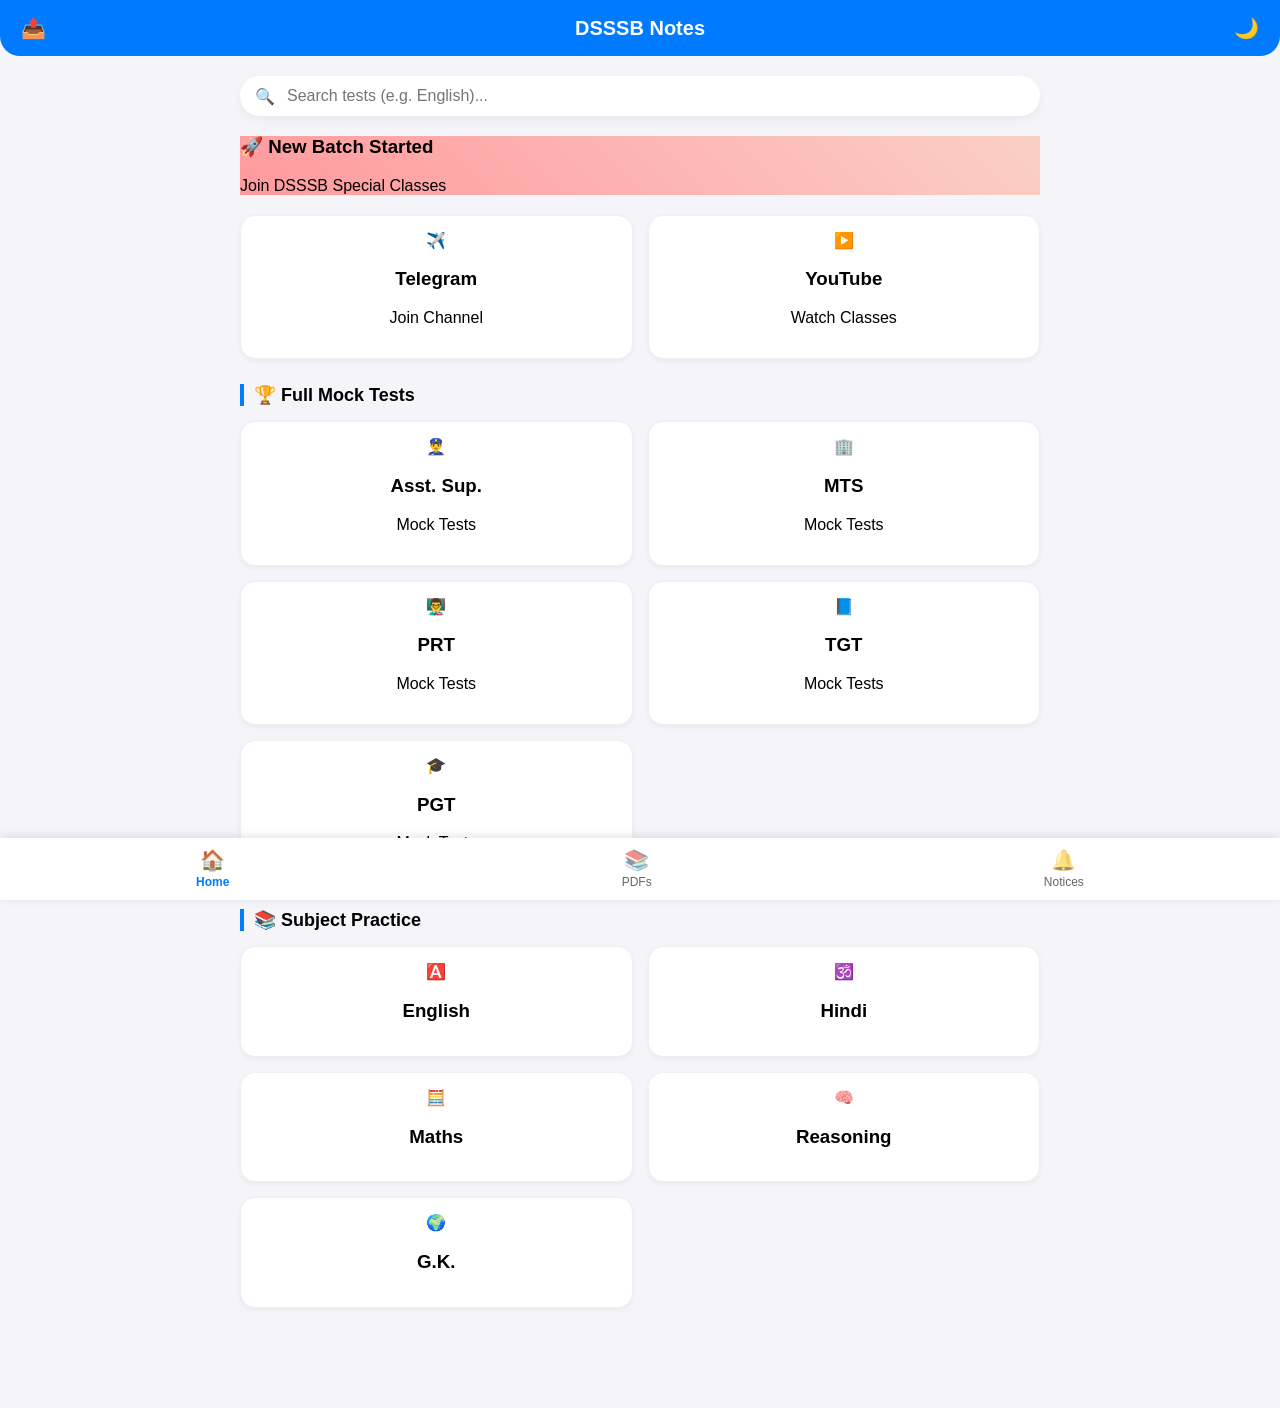
<file: index.html>
<!DOCTYPE html>
<html lang="en">
<head>
    <meta charset="UTF-8">
    <meta name="viewport" content="width=device-width, initial-scale=1.0, maximum-scale=1.0, user-scalable=no">
    <title>DSSSB Smart Notes</title>
    <link rel="manifest" href="./manifest.json">
    <meta name="theme-color" content="#007bff">
    <link rel="stylesheet" href="./style.css">
</head>
<body>

    <header>
        <div class="header-top">
            <button class="icon-btn" onclick="shareApp()">📤</button>
            <h1>DSSSB Notes</h1>
            <button class="icon-btn" onclick="toggleDarkMode()">🌙</button>
        </div>
    </header>

    <div class="container">
        
        <div class="search-box">
            <span class="search-icon">🔍</span>
            <input type="text" id="searchInput" placeholder="Search tests (e.g. English)..." onkeyup="searchContent()">
        </div>

        <div id="home-section" class="tab-content active-tab">
            
            <div class="slider-container">
                <div class="slide fade">
                    <div class="banner-box" style="background: linear-gradient(45deg, #ff9a9e, #fad0c4);">
                        <h3>🚀 New Batch Started</h3>
                        <p>Join DSSSB Special Classes</p>
                    </div>
                </div>
            </div>

            <div class="grid-container" style="margin-top: 20px;">
                <a href="https://t.me/DSSSBSmartNotes" target="_blank" class="social-card telegram">
                    <div class="icon">✈️</div><h3>Telegram</h3><p>Join Channel</p>
                </a>
                <a href="https://youtube.com" target="_blank" class="social-card youtube">
                    <div class="icon">▶️</div><h3>YouTube</h3><p>Watch Classes</p>
                </a>
            </div>

            <div class="section-title">🏆 Full Mock Tests</div>
            <div class="grid-container">
                <div class="folder-card" onclick="openSubject('Assistant Superintendent')">
                    <div class="icon">👮‍♂️</div><h3>Asst. Sup.</h3><p>Mock Tests</p>
                </div>
                <div class="folder-card" onclick="openSubject('MTS')">
                    <div class="icon">🏢</div><h3>MTS</h3><p>Mock Tests</p>
                </div>
                <div class="folder-card" onclick="openSubject('PRT')">
                    <div class="icon">👨‍🏫</div><h3>PRT</h3><p>Mock Tests</p>
                </div>
                <div class="folder-card" onclick="openSubject('TGT')">
                    <div class="icon">📘</div><h3>TGT</h3><p>Mock Tests</p>
                </div>
                <div class="folder-card" onclick="openSubject('PGT')">
                    <div class="icon">🎓</div><h3>PGT</h3><p>Mock Tests</p>
                </div>
            </div>

            <div class="section-title">📚 Subject Practice</div>
            <div class="grid-container">
                <div class="folder-card" onclick="openSubject('English')">
                    <div class="icon">🅰️</div><h3>English</h3>
                </div>
                <div class="folder-card" onclick="openSubject('Hindi')">
                    <div class="icon">🕉️</div><h3>Hindi</h3>
                </div>
                <div class="folder-card" onclick="openSubject('Math')">
                    <div class="icon">🧮</div><h3>Maths</h3>
                </div>
                <div class="folder-card" onclick="openSubject('Reasoning')">
                    <div class="icon">🧠</div><h3>Reasoning</h3>
                </div>
                <div class="folder-card" onclick="openSubject('GK')">
                    <div class="icon">🌍</div><h3>G.K.</h3>
                </div>
            </div>
        </div>

        <div id="pdf-section" class="tab-content" style="display:none;">
            <div class="section-title">📥 Free PDF Notes</div>
            <div id="pdf-list">
                <div class="pdf-card">
                    <div class="pdf-icon">📄</div>
                    <div class="pdf-info">
                        <h3>Vocabulary Booster.pdf</h3>
                        <p>Coming Soon</p>
                    </div>
                </div>
            </div>
        </div>

        <div id="notice-section" class="tab-content" style="display:none;">
            <div class="section-title">🔔 Important Updates</div>
            <div class="notice-card">
                <span class="date">New</span>
                <h3>Welcome to DSSSB App</h3>
                <p>App is live now. Check all mock tests.</p>
            </div>
        </div>

    </div>

    <div id="test-list-container" style="display:none;">
        <div class="list-header">
            <h3 id="subject-title">Subject</h3>
            <button onclick="closeList()" class="close-btn">❌</button>
        </div>
        <div id="test-items"></div>
    </div>

    <nav class="bottom-nav">
        <div class="nav-item active" onclick="switchTab('home')">
            <span class="nav-icon">🏠</span>
            <span class="nav-text">Home</span>
        </div>
        <div class="nav-item" onclick="switchTab('pdf')">
            <span class="nav-icon">📚</span>
            <span class="nav-text">PDFs</span>
        </div>
        <div class="nav-item" onclick="switchTab('notice')">
            <span class="nav-icon">🔔</span>
            <span class="nav-text">Notices</span>
        </div>
    </nav>

    <script>
        if ('serviceWorker' in navigator) {
            window.addEventListener('load', () => {
                navigator.serviceWorker.register('./sw.js');
            });
        }
    </script>

    <script src="./script.js"></script>
</body>
</html>
</file>
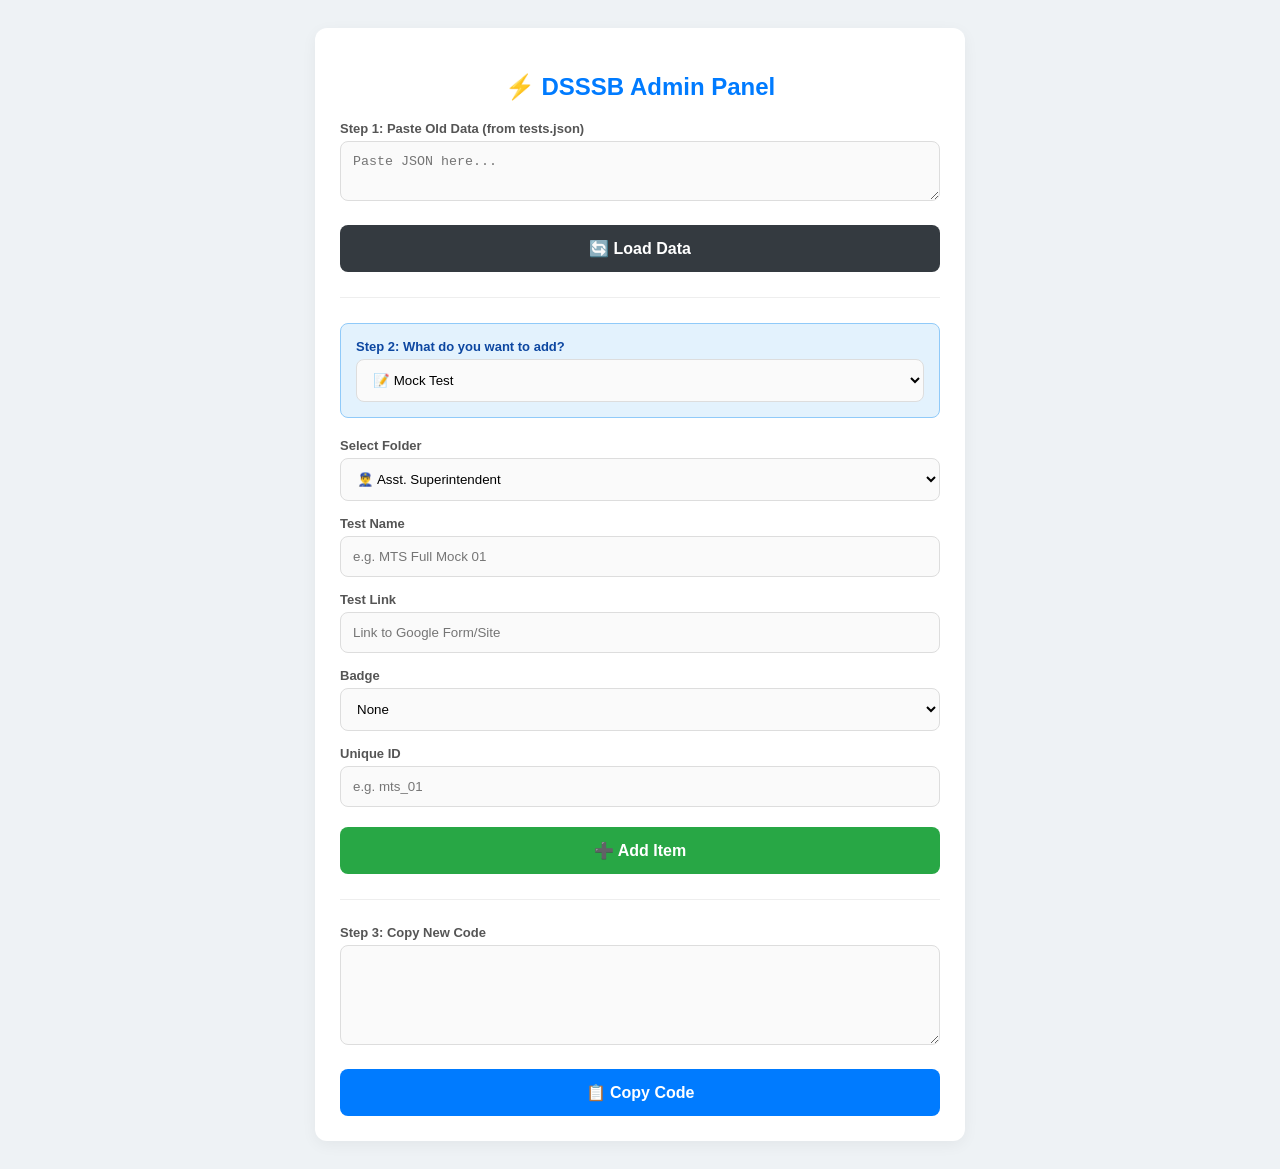
<file: admin.html>
<!DOCTYPE html>
<html lang="en">
<head>
    <meta charset="UTF-8">
    <meta name="viewport" content="width=device-width, initial-scale=1.0">
    <title>Super Admin - DSSSB Notes</title>
    <style>
        body { font-family: 'Segoe UI', sans-serif; background: #eef2f5; padding: 20px; color: #333; }
        .container { max-width: 600px; margin: auto; background: white; padding: 25px; border-radius: 12px; box-shadow: 0 4px 15px rgba(0,0,0,0.05); }
        
        h2 { text-align: center; color: #007bff; margin-bottom: 20px; }
        
        label { font-weight: 600; font-size: 13px; margin-top: 15px; display: block; color: #555; }
        input, select, textarea { width: 100%; padding: 12px; margin-top: 5px; border: 1px solid #ddd; border-radius: 8px; box-sizing: border-box; background: #fafafa; }
        textarea { height: 100px; resize: vertical; }

        /* Type Selector */
        .type-selector { background: #e3f2fd; padding: 15px; border-radius: 8px; margin-bottom: 20px; border: 1px solid #90caf9; }
        .type-selector label { margin-top: 0; color: #0d47a1; }

        /* Dynamic Sections */
        .input-group { display: none; }
        .input-group.active { display: block; animation: fadeIn 0.3s; }

        @keyframes fadeIn { from { opacity: 0; transform: translateY(-5px); } to { opacity: 1; transform: translateY(0); } }

        .btn { width: 100%; padding: 14px; margin-top: 20px; border: none; border-radius: 8px; font-weight: bold; cursor: pointer; color: white; font-size: 16px; }
        .btn-add { background: #28a745; } .btn-add:hover { background: #218838; }
        .btn-copy { background: #007bff; } .btn-copy:hover { background: #0056b3; }
        .btn-load { background: #343a40; }
    </style>
</head>
<body>

    <div class="container">
        <h2>⚡ DSSSB Admin Panel</h2>

        <label>Step 1: Paste Old Data (from tests.json)</label>
        <textarea id="importBox" style="height: 60px;" placeholder="Paste JSON here..."></textarea>
        <button class="btn btn-load" onclick="loadData()">🔄 Load Data</button>

        <hr style="margin: 25px 0; border: 0; border-top: 1px solid #eee;">

        <div class="type-selector">
            <label>Step 2: What do you want to add?</label>
            <select id="contentType" onchange="toggleFields()">
                <option value="test">📝 Mock Test</option>
                <option value="pdf">📚 PDF Note</option>
                <option value="notice">🔔 Important Notice</option>
            </select>
        </div>

        <div id="testFields" class="input-group active">
            <label>Select Folder</label>
            <select id="testCategory">
                <option value="Assistant Superintendent">👮‍♂️ Asst. Superintendent</option>
                <option value="MTS">🏢 MTS</option>
                <option value="PRT">👨‍🏫 PRT</option>
                <option value="TGT">📘 TGT</option>
                <option value="PGT">🎓 PGT</option>
                <option disabled>──────────</option>
                <option value="English">🅰️ English</option>
                <option value="Hindi">🕉️ Hindi</option>
                <option value="Math">🧮 Math</option>
                <option value="Reasoning">🧠 Reasoning</option>
                <option value="GK">🌍 GK</option>
            </select>
            <label>Test Name</label>
            <input type="text" id="testName" placeholder="e.g. MTS Full Mock 01">
            <label>Test Link</label>
            <input type="text" id="testUrl" placeholder="Link to Google Form/Site">
            <label>Badge</label>
            <select id="testBadge">
                <option value="">None</option>
                <option value="NEW">✨ NEW</option>
                <option value="LIVE">🔴 LIVE</option>
            </select>
            <label>Unique ID</label>
            <input type="text" id="testId" placeholder="e.g. mts_01">
        </div>

        <div id="pdfFields" class="input-group">
            <label>PDF Title</label>
            <input type="text" id="pdfTitle" placeholder="e.g. History Notes Part 1">
            <label>Size / Description</label>
            <input type="text" id="pdfSize" placeholder="e.g. 2.5 MB • 50 Pages">
            <label>PDF Download Link</label>
            <input type="text" id="pdfUrl" placeholder="Google Drive Link">
        </div>

        <div id="noticeFields" class="input-group">
            <label>Notice Title</label>
            <input type="text" id="noticeTitle" placeholder="e.g. Admit Card Released">
            <label>Date / Tag</label>
            <input type="text" id="noticeDate" placeholder="e.g. Today / Urgent">
            <label>Short Description</label>
            <input type="text" id="noticeDesc" placeholder="e.g. Check official website for details.">
        </div>

        <button class="btn btn-add" onclick="addItem()">➕ Add Item</button>

        <hr style="margin: 25px 0; border: 0; border-top: 1px solid #eee;">
        <label>Step 3: Copy New Code</label>
        <textarea id="exportBox" readonly></textarea>
        <button class="btn btn-copy" onclick="copyCode()">📋 Copy Code</button>
    </div>

    <script>
        let data = { "pdfs": [], "notices": [] }; // Default structure

        function loadData() {
            try {
                const input = document.getElementById('importBox').value;
                if(!input) return alert("Paste data first!");
                data = JSON.parse(input);
                if(!data.pdfs) data.pdfs = [];
                if(!data.notices) data.notices = [];
                alert("Data Loaded! Now add items.");
                updateOutput();
            } catch(e) { alert("Invalid JSON!"); }
        }

        function toggleFields() {
            document.querySelectorAll('.input-group').forEach(el => el.classList.remove('active'));
            const type = document.getElementById('contentType').value;
            document.getElementById(type + 'Fields').classList.add('active');
        }

        function addItem() {
            const type = document.getElementById('contentType').value;
            
            if (type === 'test') {
                const cat = document.getElementById('testCategory').value;
                if(!data[cat]) data[cat] = [];
                data[cat].push({
                    name: document.getElementById('testName').value,
                    url: document.getElementById('testUrl').value,
                    badge: document.getElementById('testBadge').value,
                    id: document.getElementById('testId').value
                });
            } 
            else if (type === 'pdf') {
                data.pdfs.push({
                    title: document.getElementById('pdfTitle').value,
                    size: document.getElementById('pdfSize').value,
                    url: document.getElementById('pdfUrl').value
                });
            } 
            else if (type === 'notice') {
                data.notices.push({
                    title: document.getElementById('noticeTitle').value,
                    date: document.getElementById('noticeDate').value,
                    desc: document.getElementById('noticeDesc').value
                });
            }
            
            updateOutput();
            alert("Item Added!");
            // Inputs clear nahi kar raha taaki aap jaldi aur add kar sakein
        }

        function updateOutput() {
            document.getElementById('exportBox').value = JSON.stringify(data, null, 4);
        }

        function copyCode() {
            document.getElementById('exportBox').select();
            document.execCommand('copy');
            alert("Copied! Update tests.json on GitHub.");
        }
    </script>
</body>
</html>
</file>
<file: style.css>
body {
    font-family: 'Segoe UI', sans-serif; margin: 0; padding: 0;
    background-color: #f4f4f9; padding-bottom: 80px; transition: 0.3s;
}

/* Dark Mode */
body.dark-mode { background-color: #121212; color: #fff; }
body.dark-mode .folder-card, body.dark-mode .card, body.dark-mode .pdf-card, body.dark-mode .notice-card, body.dark-mode .social-card {
    background-color: #1e1e1e; color: #fff; border-color: #333;
}
body.dark-mode header, body.dark-mode .bottom-nav { background-color: #000; }

header {
    background-color: #007bff; color: white; padding: 15px;
    border-bottom-left-radius: 20px; border-bottom-right-radius: 20px;
    position: sticky; top: 0; z-index: 100;
}
.header-top { display: flex; justify-content: space-between; align-items: center; }
.header-top h1 { margin: 0; font-size: 20px; }
.icon-btn { background: none; border: none; font-size: 20px; cursor: pointer; color: white; }

.container { padding: 20px; max-width: 800px; margin: auto; }

/* Search Box */
.search-box {
    display: flex; align-items: center; background: white;
    padding: 10px 15px; border-radius: 30px; margin-bottom: 20px;
    box-shadow: 0 4px 10px rgba(0,0,0,0.05);
}
.search-box input { border: none; outline: none; width: 100%; margin-left: 10px; font-size: 16px; background: transparent; }

/* Grid & Cards */
.grid-container { display: grid; grid-template-columns: repeat(2, 1fr); gap: 15px; }
.folder-card, .social-card {
    background: white; padding: 15px; border-radius: 15px; text-align: center;
    box-shadow: 0 2px 5px rgba(0,0,0,0.05); cursor: pointer; border: 1px solid #f0f0f0;
}
.social-card { text-decoration: none; color: inherit; display: block; }
.section-title { margin: 25px 0 15px; font-weight: bold; font-size: 18px; border-left: 4px solid #007bff; padding-left: 10px; }

/* PDF & Notices */
.pdf-card, .notice-card {
    background: white; padding: 15px; border-radius: 12px; margin-bottom: 10px;
    display: flex; align-items: center; box-shadow: 0 2px 5px rgba(0,0,0,0.05);
}
.notice-card { flex-direction: column; align-items: flex-start; }
.date { font-size: 10px; background: #ffeeba; padding: 2px 6px; border-radius: 4px; margin-bottom: 5px; color: #856404; }

/* Bottom Nav */
.bottom-nav {
    position: fixed; bottom: 0; left: 0; right: 0; background: white;
    display: flex; justify-content: space-around; padding: 10px 0;
    box-shadow: 0 -2px 10px rgba(0,0,0,0.1); z-index: 1000;
}
.nav-item { text-align: center; opacity: 0.6; cursor: pointer; }
.nav-item.active { opacity: 1; color: #007bff; font-weight: bold; }
.nav-icon { display: block; font-size: 20px; }
.nav-text { font-size: 12px; }

/* Test List Popup */
#test-list-container {
    background: white; position: fixed; bottom: 0; left: 0; right: 0;
    height: 70vh; z-index: 2000; border-top-left-radius: 20px; border-top-right-radius: 20px;
    box-shadow: 0 -5px 20px rgba(0,0,0,0.2); padding: 20px; overflow-y: auto;
}
.test-btn { width: 100%; padding: 15px; margin-bottom: 10px; background: #f8f9fa; border: 1px solid #ddd; border-radius: 8px; text-align: left; }
</file>
